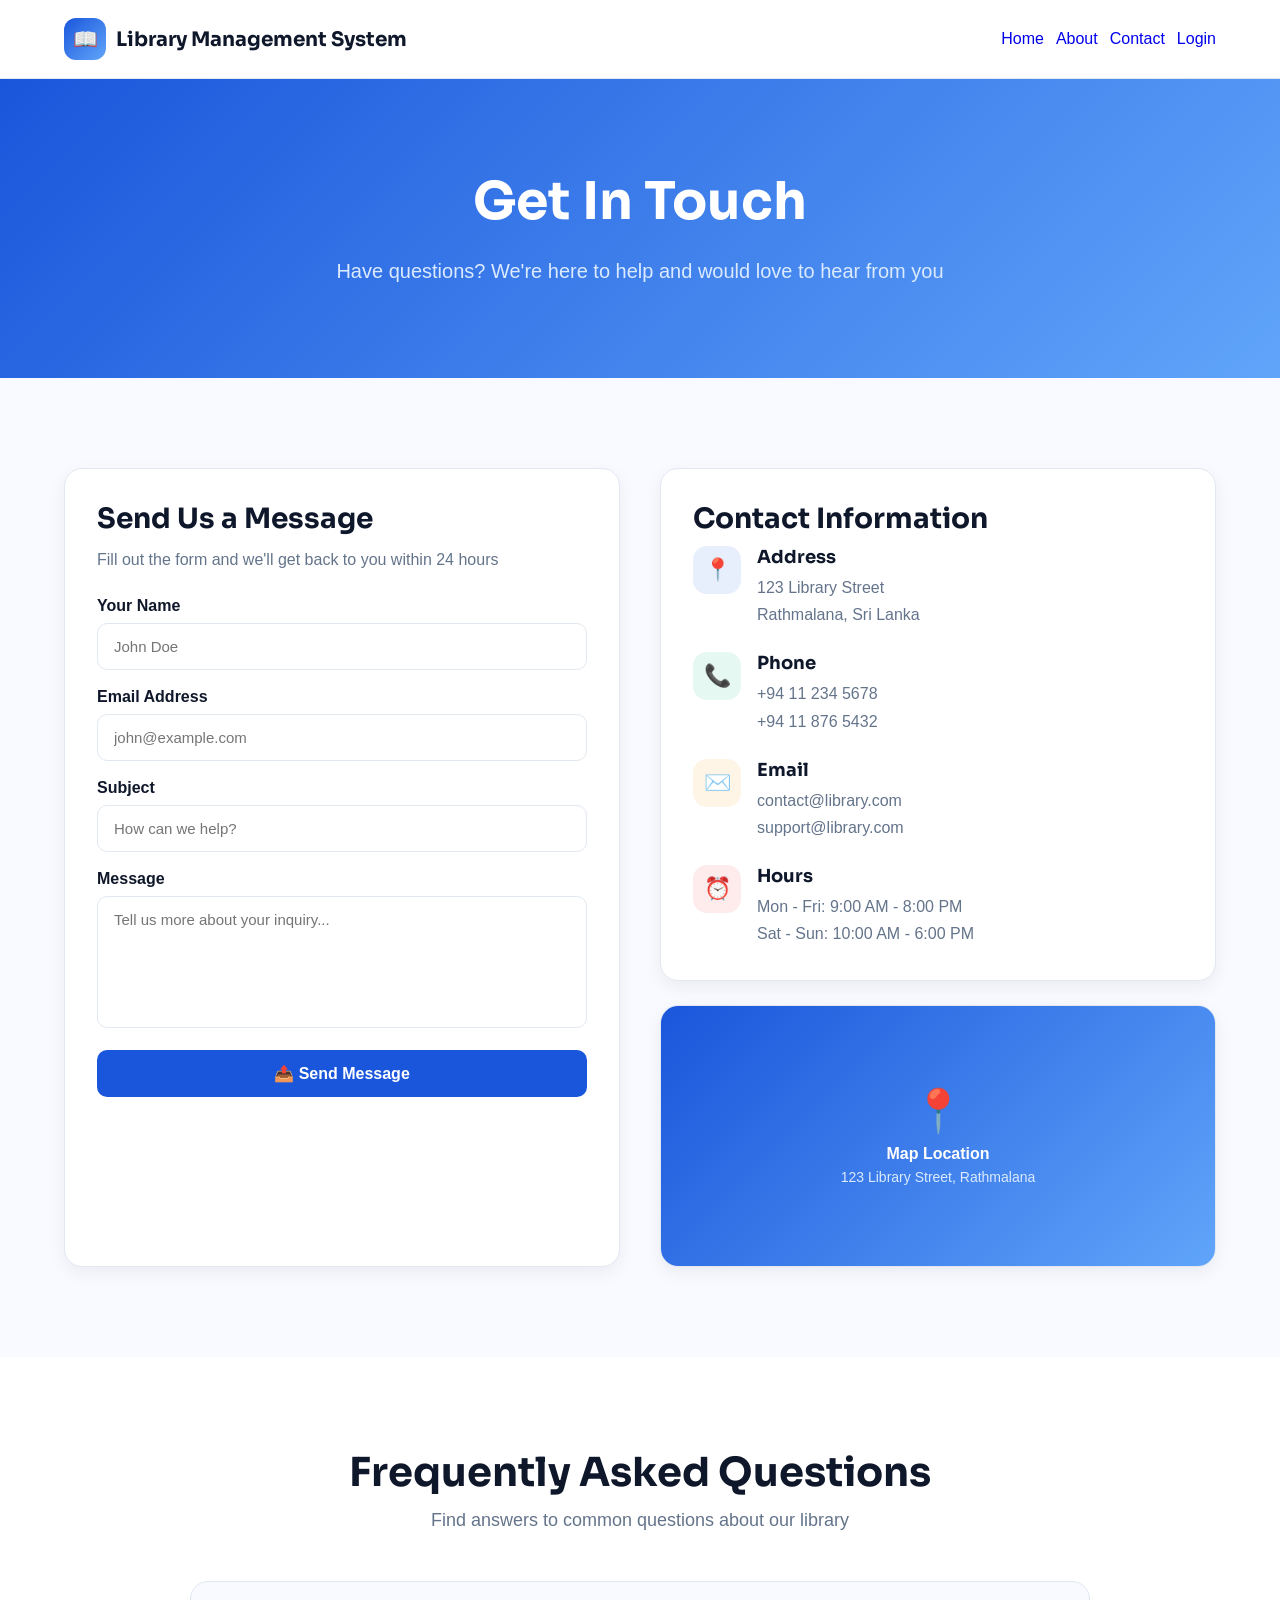
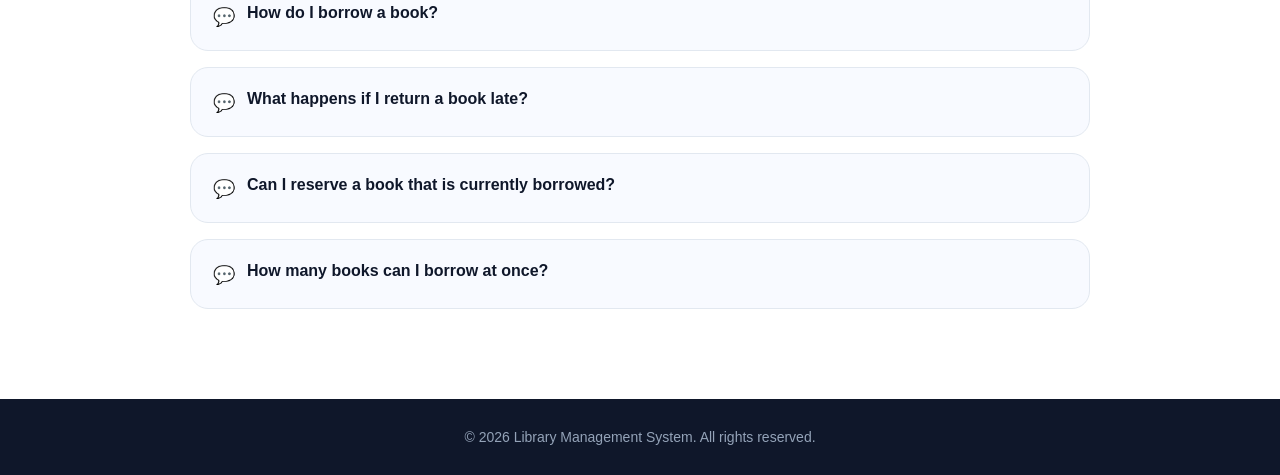
<file: Contact.html>
<!DOCTYPE html>
<html lang="en">
<head>
  <meta charset="UTF-8" />
  <meta name="viewport" content="width=device-width, initial-scale=1.0" />
  <title>Contact Us - Library Management System</title>

  <link rel="stylesheet" href="css/contact.css" />

  <link rel="preconnect" href="https://fonts.googleapis.com">
  <link rel="preconnect" href="https://fonts.gstatic.com" crossorigin>
  <link href="https://fonts.googleapis.com/css2?family=Sora:wght@400;500;600;700;800&display=swap" rel="stylesheet">
</head>
<body>

  <!-- Navbar -->
  <nav class="navbar">
    <div class="container nav-container">
      <a href="index.html" class="logo-box">
        <div class="logo-icon-text">📖</div>
        <span class="logo-text">Library Management System</span>
      </a>

      <div class="nav-buttons">
        <a href="index.html">Home</a>
<a href="aboutus.html">About</a>
<a href="contact.html">Contact</a>
<a href="login.html">Login</a>
      </div>
    </div>
  </nav>

  <!-- Hero -->
  <section class="contact-hero">
    <div class="container hero-content">
      <h1>Get In Touch</h1>
      <p>Have questions? We're here to help and would love to hear from you</p>
    </div>
  </section>

  <!-- Contact Section -->
  <section class="contact-section">
    <div class="container contact-grid">

      <!-- Left side -->
      <div class="contact-form-box">
        <div class="form-header">
          <h2>Send Us a Message</h2>
          <p>Fill out the form and we'll get back to you within 24 hours</p>
        </div>

        <div id="successMessage" class="success-message hidden">
          <div class="success-icon">📨</div>
          <h3>Message Sent!</h3>
          <p>We'll get back to you soon.</p>
        </div>

        <form id="contactForm">
          <div class="form-group">
            <label for="name">Your Name</label>
            <input type="text" id="name" placeholder="John Doe" required>
          </div>

          <div class="form-group">
            <label for="email">Email Address</label>
            <input type="email" id="email" placeholder="john@example.com" required>
          </div>

          <div class="form-group">
            <label for="subject">Subject</label>
            <input type="text" id="subject" placeholder="How can we help?" required>
          </div>

          <div class="form-group">
            <label for="message">Message</label>
            <textarea id="message" rows="6" placeholder="Tell us more about your inquiry..." required></textarea>
          </div>

          <button type="submit" class="submit-btn">📤 Send Message</button>
        </form>
      </div>

      <!-- Right side -->
      <div class="contact-info-side">
        <div class="contact-info-box">
          <h2>Contact Information</h2>

          <div class="info-list">
            <div class="info-item">
              <div class="info-icon blue">📍</div>
              <div>
                <h3>Address</h3>
                <p>123 Library Street<br>Rathmalana, Sri Lanka</p>
              </div>
            </div>

            <div class="info-item">
              <div class="info-icon green">📞</div>
              <div>
                <h3>Phone</h3>
                <p>+94 11 234 5678<br>+94 11 876 5432</p>
              </div>
            </div>

            <div class="info-item">
              <div class="info-icon yellow">✉️</div>
              <div>
                <h3>Email</h3>
                <p>contact@library.com<br>support@library.com</p>
              </div>
            </div>

            <div class="info-item">
              <div class="info-icon red">⏰</div>
              <div>
                <h3>Hours</h3>
                <p>Mon - Fri: 9:00 AM - 8:00 PM<br>Sat - Sun: 10:00 AM - 6:00 PM</p>
              </div>
            </div>
          </div>
        </div>

        <div class="map-box">
          <div class="map-placeholder">
            <div class="map-content">
              <div class="map-icon">📍</div>
              <p class="map-title">Map Location</p>
              <p class="map-subtitle">123 Library Street, Rathmalana</p>
            </div>
          </div>
        </div>
      </div>

    </div>
  </section>

  <!-- FAQ -->
  <section class="faq-section">
    <div class="container small-container">
      <div class="section-header">
        <h2>Frequently Asked Questions</h2>
        <p>Find answers to common questions about our library</p>
      </div>

      <div class="faq-list" id="faqList"></div>
    </div>
  </section>

  <!-- Footer -->
  <footer class="footer">
    <div class="container footer-content">
      <p>&copy; 2026 Library Management System. All rights reserved.</p>
    </div>
  </footer>

  <script src="js/contact.js"></script>
</body>
</html>
</file>
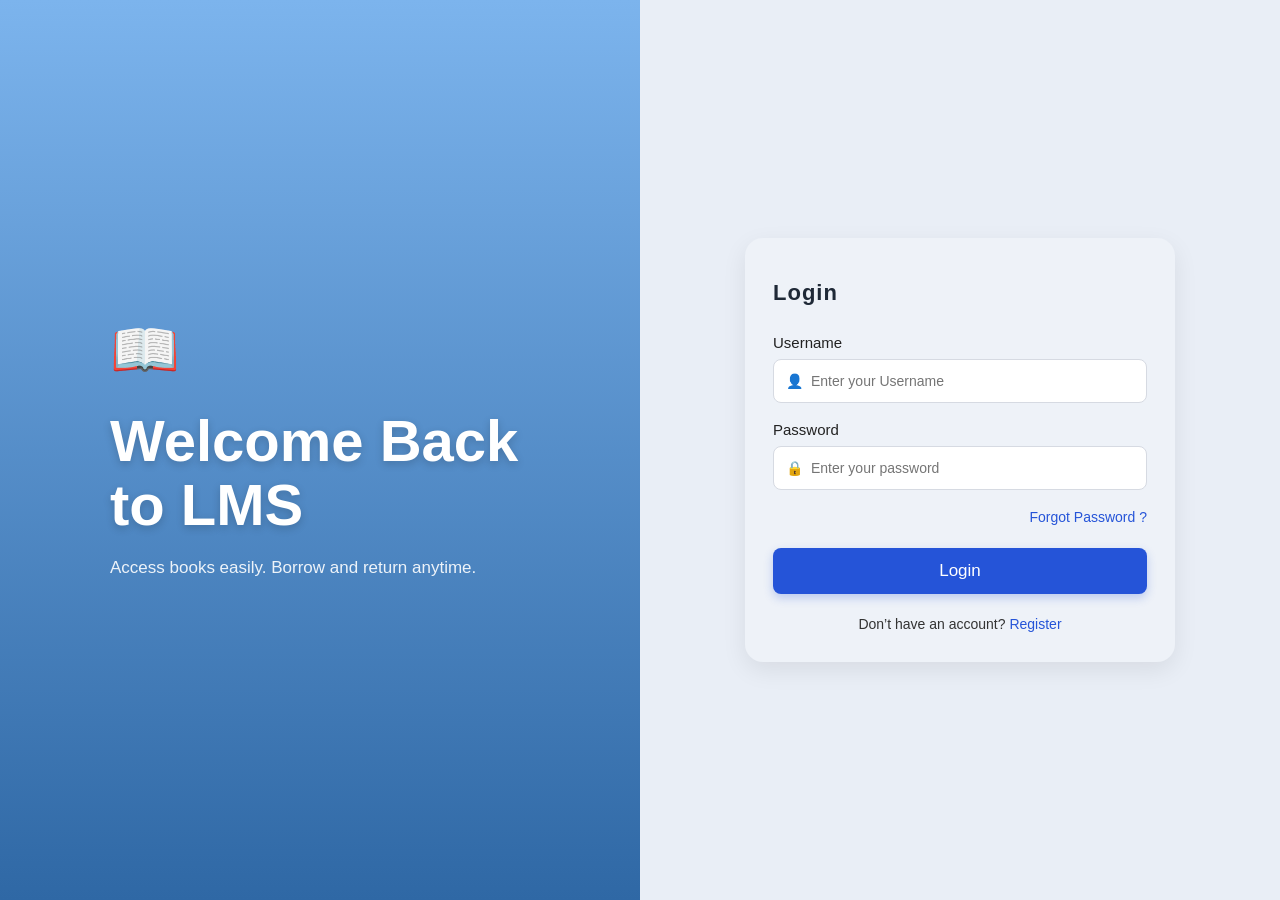
<file: login.html>
<!DOCTYPE html>
<html lang="en">
<head>
  <meta charset="UTF-8" />
  <meta name="viewport" content="width=device-width, initial-scale=1.0" />
  <title>Login</title>
  <link rel="stylesheet" href="css/login.css" />
</head>
<body>
  <div class="login-page">

    <!-- Left Side -->
    <div class="left-panel">
      <div class="left-content">
        <div class="book-icon">📖</div>
        <h1>Welcome Back to LMS</h1>
        <p>Access books easily. Borrow and return anytime.</p>
      </div>
    </div>

    <!-- Right Side -->
    <div class="right-panel">
      <div class="login-card">
        <h2>Login</h2>

        <form id="loginForm">
          <div class="form-group">
            <label for="username">Username</label>
            <div class="input-box">
              <span class="input-icon">👤</span>
              <input type="text" id="username" placeholder="Enter your Username" required />
            </div>
          </div>

          <div class="form-group">
            <label for="password">Password</label>
            <div class="input-box">
              <span class="input-icon">🔒</span>
              <input type="password" id="password" placeholder="Enter your password" required />
            </div>
          </div>

          <div class="forgot-row">
            <a href="#">Forgot Password ?</a>
          </div>

          <button type="submit" class="login-btn">Login</button>

          <p class="register-text">
            Don’t have an account?
            <a href="signup.html">Register</a>
          </p>
        </form>
      </div>
    </div>

  </div>

  <script src="js/login.js"></script>
</body>
</html>
</file>
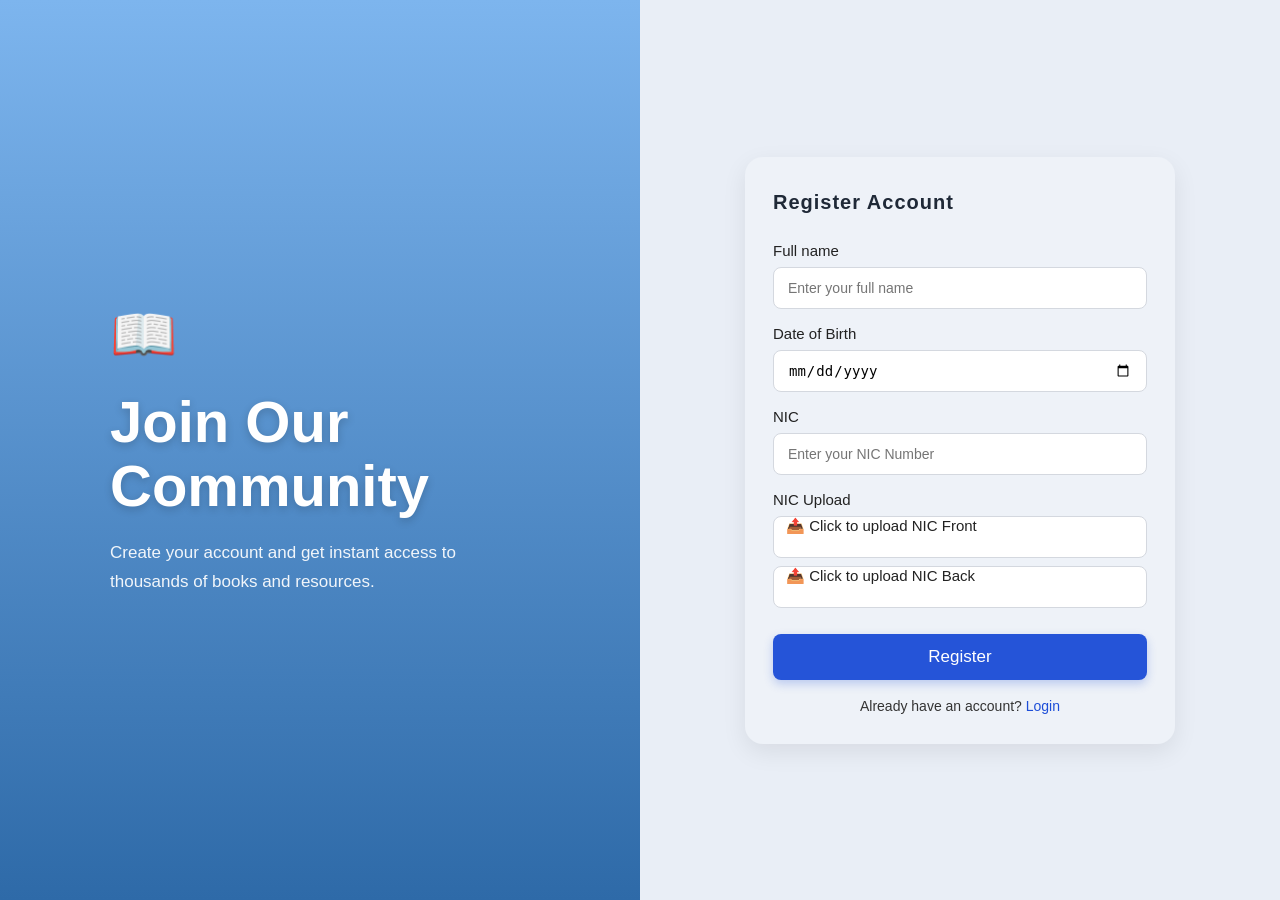
<file: signup.html>
<!DOCTYPE html>
<html lang="en">
<head>
  <meta charset="UTF-8" />
  <meta name="viewport" content="width=device-width, initial-scale=1.0" />
  <title>Register Account</title>
  <link rel="stylesheet" href="css/signup.css" />
</head>
<body>
  <div class="signup-page">

    <!-- Left Panel -->
    <div class="left-panel">
      <div class="left-content">
        <div class="icon-box">
          <span class="book-icon">📖</span>
        </div>
        <h1>Join Our Community</h1>
        <p>Create your account and get instant access to thousands of books and resources.</p>
      </div>
    </div>

    <!-- Right Panel -->
    <div class="right-panel">
      <div class="form-card">
        <h2>Register Account</h2>

        <form id="signupForm">
          <div class="form-group">
            <label for="fullname">Full name</label>
            <input type="text" id="fullname" name="fullname" placeholder="Enter your full name" required />
          </div>

          <div class="form-group">
            <label for="dob">Date of Birth</label>
            <input type="date" id="dob" name="dob" required />
          </div>

          <div class="form-group">
            <label for="nic">NIC</label>
            <input type="text" id="nic" name="nic" placeholder="Enter your NIC Number" required />
          </div>

          <div class="form-group">
            <label>NIC Upload</label>

            <label class="upload-box" for="nicFront">
              <span class="upload-text" id="frontText">📤 Click to upload NIC Front</span>
            </label>
            <input type="file" id="nicFront" name="nicFront" accept="image/*,.pdf" hidden />

            <label class="upload-box" for="nicBack">
              <span class="upload-text" id="backText">📤 Click to upload NIC Back</span>
            </label>
            <input type="file" id="nicBack" name="nicBack" accept="image/*,.pdf" hidden />
          </div>

          <button type="submit" class="register-btn">Register</button>

          <p class="login-text">
            Already have an account?
            <a href="login.html">Login</a>
          </p>
        </form>
      </div>
    </div>

  </div>

  <script src="js/signup.js"></script>
</body>
</html>
</file>
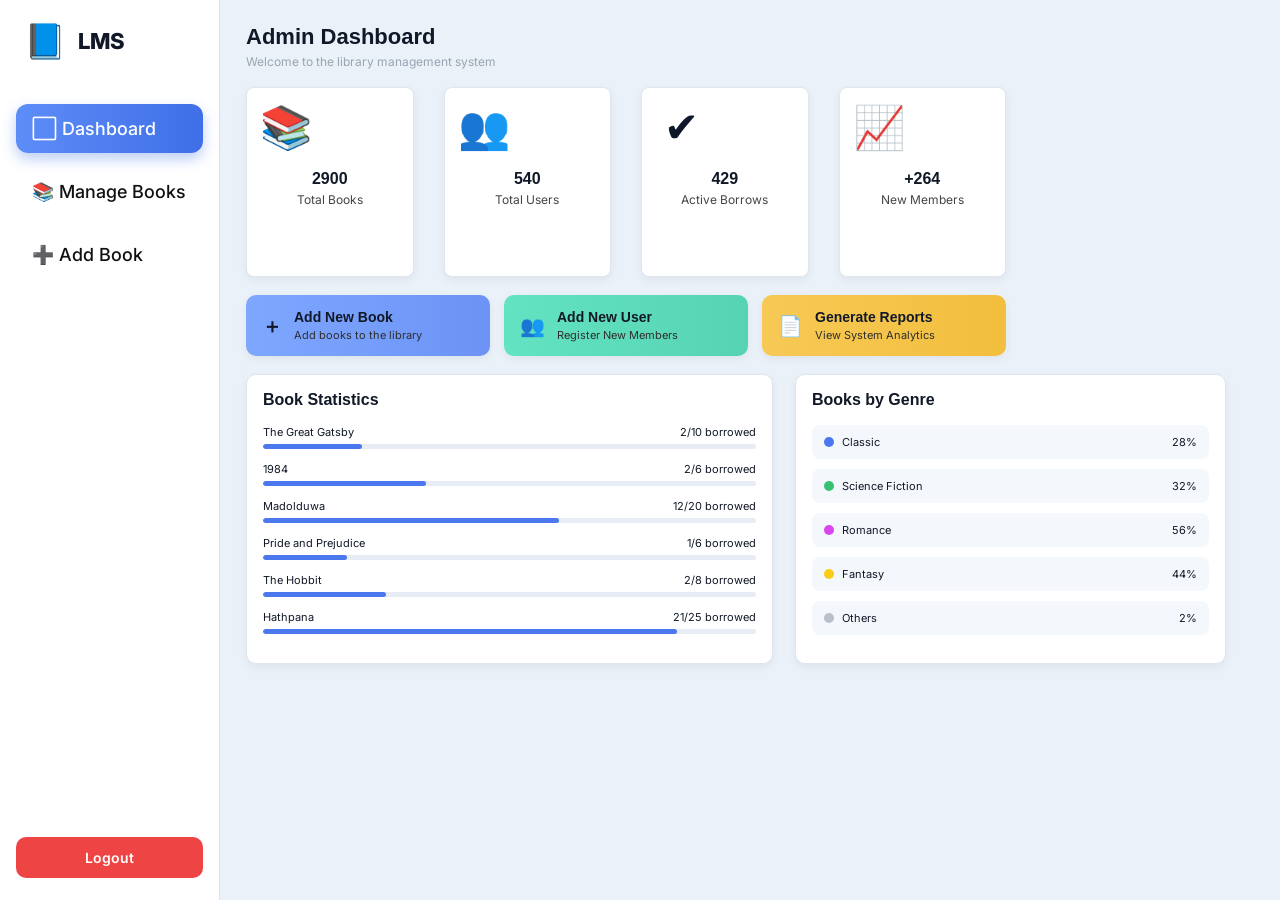
<file: Admin/dashboard.html>
<!DOCTYPE html>
<html lang="en">
<head>
  <meta charset="UTF-8">
  <meta name="viewport" content="width=device-width, initial-scale=1.0">
  <title>Admin Dashboard</title>
 
  <link rel="stylesheet" href="../css/style.css">
  <link href="https://fonts.googleapis.com/css2?family=Inter:wght@400;600;700;800&display=swap" rel="stylesheet">
</head>
<body>

<div class="admin-layout">

  <!-- Sidebar -->
<aside class="admin-sidebar">

  <div class="sidebar-top">
    
    <div class="admin-logo-box">
      <div class="admin-logo-icon">📘</div>
      <div class="admin-logo-text">LMS</div>
    </div>

    <!-- Menu -->
    <nav class="admin-menu">
      <a href="dashboard.html" class="menu-item active">⬜ Dashboard</a>
      <a href="managebooks.html" class="menu-item">📚 Manage Books</a>
      <a href="addbooks.html" class="menu-item">➕ Add Book</a>
    </nav>

  </div>

  <!-- Logout -->
  <a href="../login.html" class="admin-logout-btn">Logout</a>

</aside>

  <!-- Main -->
  <main class="admin-main">

    <h1 class="admin-title">Admin Dashboard</h1>
    <p class="admin-sub">Welcome to the library management system</p>

    <!-- Top stats -->
    <div class="stats-grid">
      <div class="stat-card">
        <div class="stat-icon">📚</div>
        <h2>2900</h2>
        <p>Total Books</p>
      </div>

      <div class="stat-card">
        <div class="stat-icon">👥</div>
        <h2>540</h2>
        <p>Total Users</p>
      </div>

      <div class="stat-card">
        <div class="stat-icon">✔</div>
        <h2>429</h2>
        <p>Active Borrows</p>
      </div>

      <div class="stat-card">
        <div class="stat-icon">📈</div>
        <h2>+264</h2>
        <p>New Members</p>
      </div>
    </div>

    <!-- Action cards -->
    <div class="admin-action-grid">
      <div class="admin-action-card blue-card">
        <div class="admin-action-icon">＋</div>
        <div>
          <h3>Add New Book</h3>
          <p>Add books to the library</p>
        </div>
      </div>

      <div class="admin-action-card green-card">
        <div class="admin-action-icon">👥</div>
        <div>
          <h3>Add New User</h3>
          <p>Register New Members</p>
        </div>
      </div>

      <div class="admin-action-card yellow-card">
        <div class="admin-action-icon">📄</div>
        <div>
          <h3>Generate Reports</h3>
          <p>View System Analytics</p>
        </div>
      </div>
    </div>

    <!-- Bottom section -->
    <div class="admin-bottom-grid">

      <div class="admin-panel">
        <h2>Book Statistics</h2>

        <div class="stat-row">
          <div class="stat-top">
            <span>The Great Gatsby</span>
            <span>2/10 borrowed</span>
          </div>
          <div class="progress-track"><div class="progress-fill fill-20"></div></div>
        </div>

        <div class="stat-row">
          <div class="stat-top">
            <span>1984</span>
            <span>2/6 borrowed</span>
          </div>
          <div class="progress-track"><div class="progress-fill fill-33"></div></div>
        </div>

        <div class="stat-row">
          <div class="stat-top">
            <span>Madolduwa</span>
            <span>12/20 borrowed</span>
          </div>
          <div class="progress-track"><div class="progress-fill fill-60"></div></div>
        </div>

        <div class="stat-row">
          <div class="stat-top">
            <span>Pride and Prejudice</span>
            <span>1/6 borrowed</span>
          </div>
          <div class="progress-track"><div class="progress-fill fill-17"></div></div>
        </div>

        <div class="stat-row">
          <div class="stat-top">
            <span>The Hobbit</span>
            <span>2/8 borrowed</span>
          </div>
          <div class="progress-track"><div class="progress-fill fill-25"></div></div>
        </div>

        <div class="stat-row">
          <div class="stat-top">
            <span>Hathpana</span>
            <span>21/25 borrowed</span>
          </div>
          <div class="progress-track"><div class="progress-fill fill-84"></div></div>
        </div>
      </div>

      <div class="admin-panel">
        <h2>Books by Genre</h2>

        <div class="genre-row">
          <div class="genre-left">
            <span class="genre-dot dot-blue"></span>
            <span>Classic</span>
          </div>
          <span>28%</span>
        </div>

        <div class="genre-row">
          <div class="genre-left">
            <span class="genre-dot dot-green"></span>
            <span>Science Fiction</span>
          </div>
          <span>32%</span>
        </div>

        <div class="genre-row">
          <div class="genre-left">
            <span class="genre-dot dot-pink"></span>
            <span>Romance</span>
          </div>
          <span>56%</span>
        </div>

        <div class="genre-row">
          <div class="genre-left">
            <span class="genre-dot dot-yellow"></span>
            <span>Fantasy</span>
          </div>
          <span>44%</span>
        </div>

        <div class="genre-row">
          <div class="genre-left">
            <span class="genre-dot dot-gray"></span>
            <span>Others</span>
          </div>
          <span>2%</span>
        </div>
      </div>

    </div>

  </main>

</div>
<script>
  const logoutBtn = document.querySelector(".admin-logout-btn");

  if (logoutBtn) {
    logoutBtn.addEventListener("click", function () {
      window.location.href = "../login.html";
    });
  }
</script>

</body>
</html>
</file>
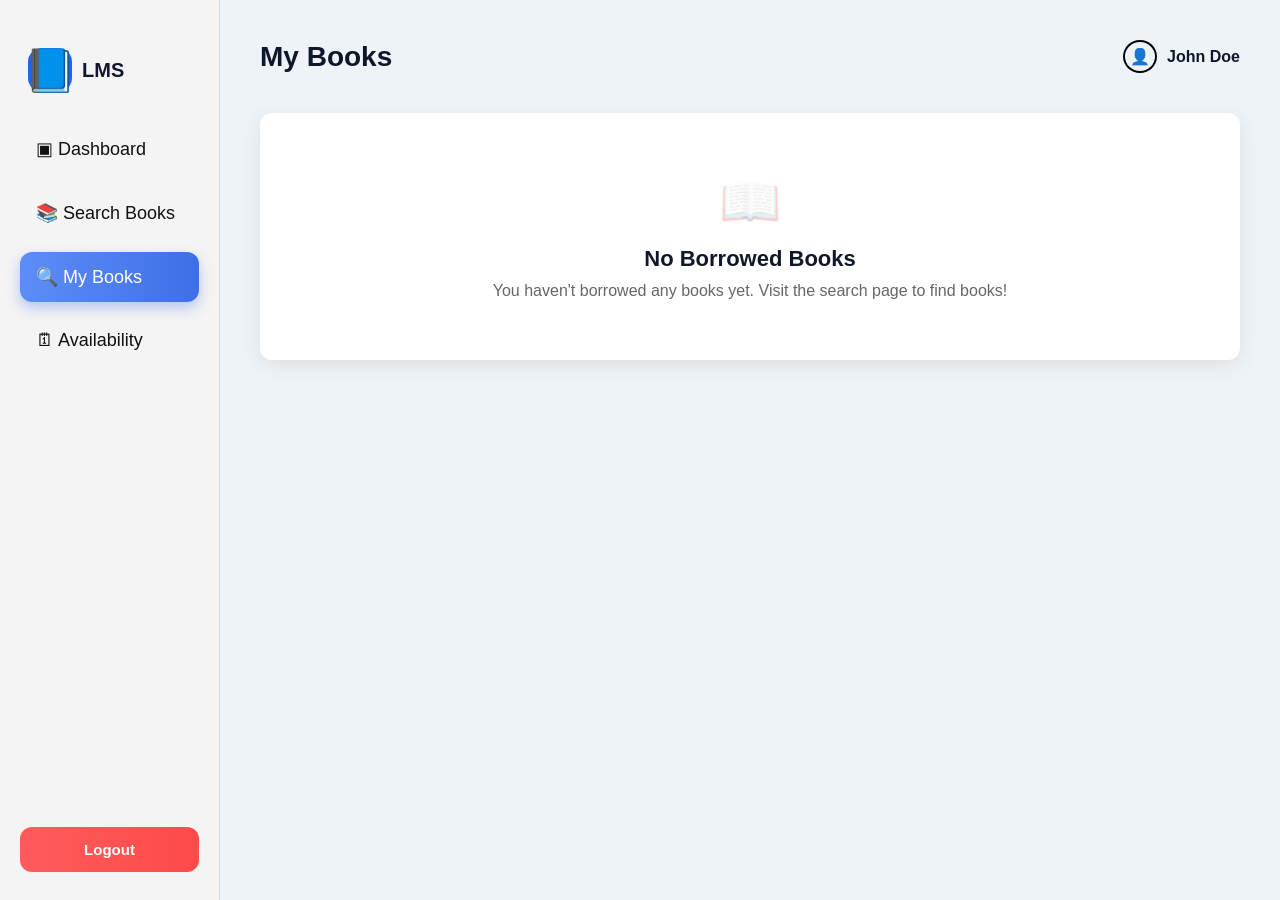
<file: user/mybooks.html>
<!DOCTYPE html>
<html lang="en">
<head>
  <meta charset="UTF-8">
  <title>My Books</title>
  <link rel="stylesheet" href="../css/style.css">
  <link href="https://fonts.googleapis.com/css2?family=Inter:wght@400;600;800&display=swap" rel="stylesheet">
</head>
<body>

<div class="dashboard-layout">

  <!-- Sidebar -->
  <aside class="sidebar">
    <div>
      <div class="logo-box">
        <div class="logo-icon">📘</div>
        <span class="logo-text">LMS</span>
      </div>

      <nav class="menu">
        <a href="userdashboard.html" class="menu-item">
          ▣ Dashboard
        </a>

        <a href="searchbooks.html" class="menu-item">
          📚 Search Books
        </a>

        <a href="mybooks.html" class="menu-item active">
          🔍 My Books
        </a>

        <a href="availability.html" class="menu-item">
          🗓 Availability
        </a>
      </nav>
    </div>

    <button class="logout-btn" onclick="window.location.href='../login.html'">Logout</button>
  </aside>

  <!-- Main -->
  <main class="main-area">

    <!-- Top -->
    <div class="top-bar">
      <h1>My Books</h1>

      <div class="user-info-top">
        <div class="user-icon">👤</div>
        <span>John Doe</span>
      </div>
    </div>

    <!-- Empty State -->
    <div class="empty-card">
      <div class="empty-icon">📖</div>
      <h2>No Borrowed Books</h2>
      <p>You haven't borrowed any books yet. Visit the search page to find books!</p>
    </div>

  </main>

</div>

</body>
</html>
</file>
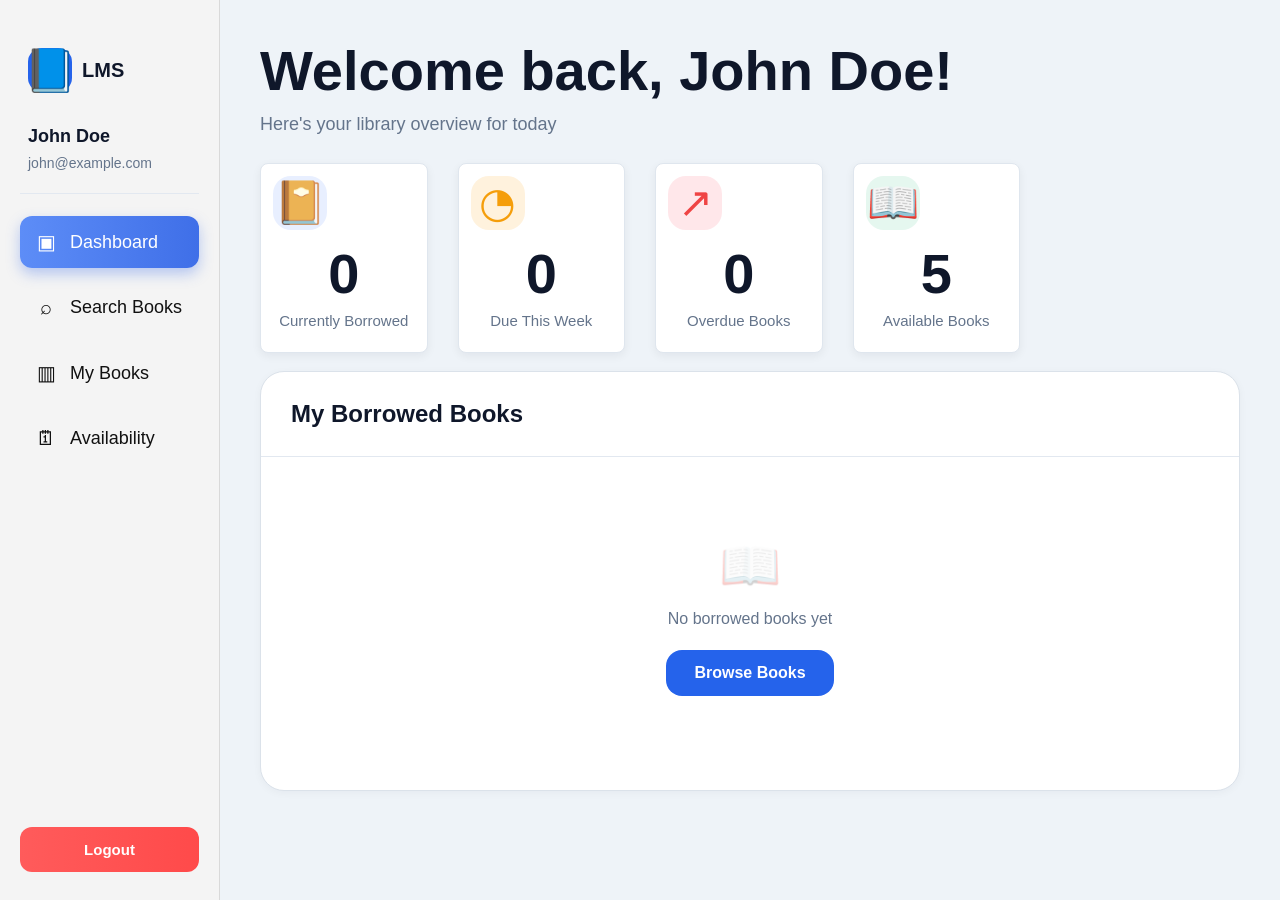
<file: user/userdashboard.html>
<!DOCTYPE html>
<html lang="en">
<head>
  <meta charset="UTF-8" />
  <meta name="viewport" content="width=device-width, initial-scale=1.0" />
  <title>User Dashboard</title>

  <link rel="stylesheet" href="../css/style.css" />
  <link rel="preconnect" href="https://fonts.googleapis.com">
  <link rel="preconnect" href="https://fonts.gstatic.com" crossorigin>
  <link href="https://fonts.googleapis.com/css2?family=Inter:wght@400;500;600;700;800&display=swap" rel="stylesheet">
</head>
<body>
  <div class="dashboard-layout">

    <!-- Sidebar -->
    <aside class="sidebar">
      <div>
        <div class="logo-box">
          <div class="logo-icon">📘</div>
          <span class="logo-text">LMS</span>
        </div>

        <div class="user-info">
          <h3>John Doe</h3>
          <p>john@example.com</p>
        </div>

        <!--  FIXED NAVIGATION -->
        <nav class="menu">

          <a href="userdashboard.html" class="menu-item active">
            <span class="menu-icon">▣</span>
            <span>Dashboard</span>
          </a>

          <a href="searchbooks.html" class="menu-item">
            <span class="menu-icon">⌕</span>
            <span>Search Books</span>
          </a>

          <a href="mybooks.html" class="menu-item">
            <span class="menu-icon">▥</span>
            <span>My Books</span>
          </a>

          <a href="availability.html" class="menu-item">
            <span class="menu-icon">🗓</span>
            <span>Availability</span>
          </a>

        </nav>
      </div>

      <!-- OPTIONAL LOGOUT -->
      <div class="logout-wrap">
        <button class="logout-btn" onclick="window.location.href='../login.html'">
          Logout
        </button>
      </div>
    </aside>

    <!-- Main -->
    <main class="main-area">
      <div class="content-wrap">

        <section class="welcome-block">
          <h1>Welcome back, John Doe!</h1>
          <p>Here's your library overview for today</p>
        </section>

        <section class="stats-grid">
          <div class="stat-card">
            <div class="stat-icon blue">📔</div>
            <div class="stat-number">0</div>
            <div class="stat-label">Currently Borrowed</div>
          </div>

          <div class="stat-card">
            <div class="stat-icon yellow">◔</div>
            <div class="stat-number">0</div>
            <div class="stat-label">Due This Week</div>
          </div>

          <div class="stat-card">
            <div class="stat-icon pink">↗</div>
            <div class="stat-number">0</div>
            <div class="stat-label">Overdue Books</div>
          </div>

          <div class="stat-card">
            <div class="stat-icon green">📖</div>
            <div class="stat-number">5</div>
            <div class="stat-label">Available Books</div>
          </div>
        </section>

        <section class="borrow-panel">
          <div class="panel-header">
            <h2>My Borrowed Books </h2>
          </div>

          <div class="empty-state">
            <div class="empty-icon">📖</div>
            <p>No borrowed books yet</p>
            <a href="searchbooks.html" class="browse-btn">Browse Books</a>
          </div>
        </section>

      </div>
    </main>

  </div>
</body>
</html>
</file>
<file: css/contact.css>
* {
  margin: 0;
  padding: 0;
  box-sizing: border-box;
}

html {
  scroll-behavior: smooth;
}

body {
  font-family: Arial, sans-serif;
  background: #f8faff;
  color: #0f172a;
}

h1, h2, h3, .logo-text {
  font-family: "Sora", sans-serif;
}

a {
  text-decoration: none;
}

.container {
  width: 90%;
  max-width: 1200px;
  margin: auto;
}

.small-container {
  max-width: 900px;
}

/* Navbar */
.navbar {
  background: #ffffff;
  border-bottom: 1px solid #e2e8f0;
  position: sticky;
  top: 0;
  z-index: 1000;
}

.nav-container {
  padding: 18px 0;
  display: flex;
  align-items: center;
  justify-content: space-between;
  gap: 20px;
}

.logo-box {
  display: flex;
  align-items: center;
  gap: 10px;
}

.logo-icon-text {
  width: 42px;
  height: 42px;
  background: linear-gradient(135deg, #1a56db, #60a5fa);
  border-radius: 12px;
  display: flex;
  align-items: center;
  justify-content: center;
  color: white;
  font-size: 20px;
}

.logo-text {
  font-size: 20px;
  font-weight: 700;
  color: #0f172a;
}

.nav-buttons {
  display: flex;
  gap: 12px;
}

.btn {
  display: inline-block;
  padding: 12px 22px;
  border-radius: 10px;
  font-weight: 600;
  transition: 0.3s;
}

.btn-home {
  color: #64748b;
  background: transparent;
}

.btn-home:hover {
  color: #1a56db;
}

.btn-login {
  background: #1a56db;
  color: white;
}

.btn-login:hover {
  background: #1544b8;
}

/* Hero */
.contact-hero {
  background: linear-gradient(135deg, #1a56db, #60a5fa);
  padding: 90px 0;
  text-align: center;
}

.hero-content h1 {
  font-size: 52px;
  color: white;
  margin-bottom: 20px;
}

.hero-content p {
  font-size: 20px;
  color: #dbeafe;
  max-width: 700px;
  margin: auto;
  line-height: 1.7;
}

/* Contact Section */
.contact-section {
  padding: 90px 0;
}

.contact-grid {
  display: grid;
  grid-template-columns: 1fr 1fr;
  gap: 40px;
}

.contact-form-box,
.contact-info-box,
.map-box {
  background: white;
  border: 1px solid #e2e8f0;
  border-radius: 18px;
  box-shadow: 0 6px 18px rgba(15, 23, 42, 0.06);
}

.contact-form-box,
.contact-info-box {
  padding: 32px;
}

.form-header {
  margin-bottom: 24px;
}

.form-header h2,
.contact-info-box h2 {
  font-size: 28px;
  color: #0f172a;
  margin-bottom: 10px;
}

.form-header p {
  color: #64748b;
  line-height: 1.7;
}

/* Form */
.form-group {
  margin-bottom: 18px;
}

.form-group label {
  display: block;
  margin-bottom: 8px;
  font-weight: 600;
  color: #0f172a;
}

.form-group input,
.form-group textarea {
  width: 100%;
  padding: 14px 16px;
  border: 1px solid #e2e8f0;
  border-radius: 10px;
  outline: none;
  font-size: 15px;
  transition: 0.3s;
  font-family: Arial, sans-serif;
}

.form-group input:focus,
.form-group textarea:focus {
  border-color: #1a56db;
  box-shadow: 0 0 0 3px rgba(26, 86, 219, 0.12);
}

.form-group textarea {
  resize: none;
}

.submit-btn {
  width: 100%;
  border: none;
  background: #1a56db;
  color: white;
  padding: 14px;
  border-radius: 10px;
  font-weight: 700;
  font-size: 16px;
  cursor: pointer;
  transition: 0.3s;
}

.submit-btn:hover {
  background: #1544b8;
}

/* Success message */
.success-message {
  text-align: center;
  padding: 28px;
  border-radius: 14px;
  background: rgba(16, 185, 129, 0.08);
  border: 1px solid #10b981;
}

.success-message h3 {
  color: #10b981;
  margin-bottom: 8px;
  font-size: 22px;
}

.success-message p {
  color: #64748b;
}

.success-icon {
  width: 64px;
  height: 64px;
  background: #10b981;
  border-radius: 50%;
  display: flex;
  align-items: center;
  justify-content: center;
  color: white;
  font-size: 28px;
  margin: 0 auto 16px;
}

.hidden {
  display: none;
}

/* Info */
.contact-info-side {
  display: flex;
  flex-direction: column;
  gap: 24px;
}

.info-list {
  display: flex;
  flex-direction: column;
  gap: 24px;
}

.info-item {
  display: flex;
  align-items: flex-start;
  gap: 16px;
}

.info-icon {
  width: 48px;
  height: 48px;
  border-radius: 14px;
  display: flex;
  align-items: center;
  justify-content: center;
  font-size: 22px;
  flex-shrink: 0;
}

.info-icon.blue {
  background: rgba(26, 86, 219, 0.1);
}

.info-icon.green {
  background: rgba(16, 185, 129, 0.1);
}

.info-icon.yellow {
  background: rgba(245, 158, 11, 0.1);
}

.info-icon.red {
  background: rgba(239, 68, 68, 0.1);
}

.info-item h3 {
  font-size: 18px;
  margin-bottom: 6px;
  color: #0f172a;
}

.info-item p {
  color: #64748b;
  line-height: 1.7;
}

/* Map */
.map-box {
  overflow: hidden;
}

.map-placeholder {
  height: 260px;
  background: linear-gradient(135deg, #1a56db, #60a5fa);
  display: flex;
  align-items: center;
  justify-content: center;
}

.map-content {
  text-align: center;
  color: white;
}

.map-icon {
  font-size: 42px;
  margin-bottom: 10px;
}

.map-title {
  font-weight: 700;
  margin-bottom: 6px;
}

.map-subtitle {
  color: #dbeafe;
  font-size: 14px;
}

/* FAQ */
.faq-section {
  background: white;
  padding: 90px 0;
}

.section-header {
  text-align: center;
  margin-bottom: 50px;
}

.section-header h2 {
  font-size: 40px;
  margin-bottom: 12px;
  color: #0f172a;
}

.section-header p {
  color: #64748b;
  font-size: 18px;
}

.faq-list {
  display: flex;
  flex-direction: column;
  gap: 16px;
}

.faq-item {
  background: #f8faff;
  border: 1px solid #e2e8f0;
  border-radius: 18px;
  padding: 22px;
}

.faq-item summary {
  cursor: pointer;
  font-weight: 700;
  color: #0f172a;
  list-style: none;
  display: flex;
  align-items: flex-start;
  gap: 12px;
}

.faq-item summary::-webkit-details-marker {
  display: none;
}

.faq-icon {
  color: #1a56db;
  font-size: 18px;
  margin-top: 2px;
}

.faq-answer {
  margin-top: 14px;
  margin-left: 30px;
  color: #64748b;
  line-height: 1.7;
}

/* Footer */
.footer {
  background: #0f172a;
  color: white;
  padding: 30px 0;
}

.footer-content {
  text-align: center;
}

.footer-content p {
  color: #94a3b8;
  font-size: 14px;
}

/* Responsive */
@media (max-width: 992px) {
  .contact-grid {
    grid-template-columns: 1fr;
  }
}

@media (max-width: 768px) {
  .nav-container {
    flex-direction: column;
    align-items: flex-start;
  }

  .hero-content h1 {
    font-size: 38px;
  }

  .section-header h2 {
    font-size: 32px;
  }

  .logo-text {
    font-size: 18px;
  }
}
</file>
<file: css/login.css>
* {
  margin: 0;
  padding: 0;
  box-sizing: border-box;
}

body {
  font-family: "Segoe UI", Arial, sans-serif;
  background: #f3f6fb;
  min-height: 100vh;
}

.login-page {
  display: flex;
  min-height: 100vh;
}

/* Left panel */
.left-panel {
  width: 50%;
  background: linear-gradient(180deg, #7cb4ed, #2f68a5);
  display: flex;
  align-items: center;
  justify-content: center;
  padding: 60px;
}

.left-content {
  max-width: 420px;
  color: #ffffff;
}

.book-icon {
  font-size: 56px;
  margin-bottom: 26px;
}

.left-content h1 {
  font-size: 58px;
  line-height: 1.1;
  font-weight: 700;
  margin-bottom: 18px;
  text-shadow: 0 3px 8px rgba(0, 0, 0, 0.18);
}

.left-content p {
  font-size: 17px;
  line-height: 1.7;
  color: rgba(255, 255, 255, 0.9);
}

/* Right panel */
.right-panel {
  width: 50%;
  background: #e9eef6;
  display: flex;
  align-items: center;
  justify-content: center;
  padding: 40px;
}

.login-card {
  width: 100%;
  max-width: 430px;
  background: #eef2f8;
  border-radius: 18px;
  padding: 42px 28px 30px;
  box-shadow: 0 8px 24px rgba(0, 0, 0, 0.08);
}

.login-card h2 {
  font-size: 22px;
  margin-bottom: 28px;
  color: #1f2937;
  font-weight: 700;
  letter-spacing: 1px;
}

.form-group {
  margin-bottom: 18px;
}

.form-group label {
  display: block;
  font-size: 15px;
  margin-bottom: 8px;
  color: #222;
  font-weight: 500;
}

.input-box {
  display: flex;
  align-items: center;
  background: #ffffff;
  border: 1px solid #d6dae2;
  border-radius: 8px;
  height: 44px;
  padding: 0 12px;
}

.input-box:focus-within {
  border-color: #3b82f6;
}

.input-icon {
  margin-right: 8px;
  font-size: 14px;
  color: #9ca3af;
}

.input-box input {
  border: none;
  outline: none;
  width: 100%;
  font-size: 14px;
  background: transparent;
}

.forgot-row {
  text-align: right;
  margin-bottom: 22px;
}

.forgot-row a {
  font-size: 14px;
  color: #2554d8;
  text-decoration: none;
}

.forgot-row a:hover {
  text-decoration: underline;
}

.login-btn {
  width: 100%;
  height: 46px;
  border: none;
  border-radius: 8px;
  background: #2554d8;
  color: white;
  font-size: 17px;
  font-weight: 500;
  cursor: pointer;
  box-shadow: 0 4px 10px rgba(37, 84, 216, 0.25);
}

.login-btn:hover {
  background: #1f47bb;
}

.register-text {
  text-align: center;
  margin-top: 22px;
  font-size: 14px;
  color: #333;
}

.register-text a {
  color: #2554d8;
  text-decoration: none;
}

.register-text a:hover {
  text-decoration: underline;
}

/* Responsive */
@media (max-width: 900px) {
  .login-page {
    flex-direction: column;
  }

  .left-panel,
  .right-panel {
    width: 100%;
  }

  .left-panel {
    min-height: 280px;
  }

  .left-content h1 {
    font-size: 40px;
  }
}
</file>
<file: css/signup.css>
* {
  margin: 0;
  padding: 0;
  box-sizing: border-box;
}

body {
  font-family: "Segoe UI", Arial, sans-serif;
  background: #f2f5fa;
  min-height: 100vh;
}

.signup-page {
  display: flex;
  min-height: 100vh;
}

/* Left side */
.left-panel {
  width: 50%;
  background: linear-gradient(180deg, #7db5ee, #2e6aa8);
  display: flex;
  align-items: center;
  justify-content: center;
  padding: 60px;
}

.left-content {
  max-width: 420px;
  color: white;
}

.icon-box {
  font-size: 54px;
  margin-bottom: 24px;
}

.left-content h1 {
  font-size: 58px;
  line-height: 1.1;
  font-weight: 700;
  margin-bottom: 22px;
  text-shadow: 0 3px 8px rgba(0, 0, 0, 0.18);
}

.left-content p {
  font-size: 17px;
  line-height: 1.7;
  color: rgba(255, 255, 255, 0.92);
  max-width: 360px;
}

/* Right side */
.right-panel {
  width: 50%;
  background: #e9eef6;
  display: flex;
  align-items: center;
  justify-content: center;
  padding: 40px;
}

.form-card {
  width: 100%;
  max-width: 430px;
  background: #eef2f8;
  border-radius: 18px;
  padding: 34px 28px 30px;
  box-shadow: 0 8px 24px rgba(0, 0, 0, 0.08);
}

.form-card h2 {
  font-size: 20px;
  margin-bottom: 28px;
  color: #1f2937;
  font-weight: 700;
  letter-spacing: 1px;
}

.form-group {
  margin-bottom: 16px;
}

.form-group label {
  display: block;
  font-size: 15px;
  margin-bottom: 8px;
  color: #222;
  font-weight: 500;
}

.form-group input[type="text"],
.form-group input[type="date"] {
  width: 100%;
  height: 42px;
  padding: 10px 14px;
  border: 1px solid #d4d8df;
  border-radius: 8px;
  background: #ffffff;
  font-size: 14px;
  outline: none;
}

.form-group input[type="text"]:focus,
.form-group input[type="date"]:focus {
  border-color: #3b82f6;
}

/* Upload boxes */
.upload-box {
  width: 100%;
  min-height: 42px;
  border: 1px solid #d4d8df;
  border-radius: 8px;
  background: #ffffff;
  display: flex;
  align-items: center;
  padding: 0 12px;
  cursor: pointer;
  margin-bottom: 10px;
  color: #8a94a6;
  font-size: 14px;
}

.upload-box:hover {
  border-color: #3b82f6;
  background: #f9fbff;
}

.upload-text {
  white-space: nowrap;
  overflow: hidden;
  text-overflow: ellipsis;
}

/* Button */
.register-btn {
  width: 100%;
  height: 46px;
  border: none;
  border-radius: 8px;
  background: #2554d8;
  color: white;
  font-size: 17px;
  font-weight: 500;
  cursor: pointer;
  margin-top: 10px;
  box-shadow: 0 4px 10px rgba(37, 84, 216, 0.25);
}

.register-btn:hover {
  background: #1f47bb;
}

.login-text {
  text-align: center;
  margin-top: 18px;
  font-size: 14px;
  color: #333;
}

.login-text a {
  color: #1d4ed8;
  text-decoration: none;
}

.login-text a:hover {
  text-decoration: underline;
}

/* Responsive */
@media (max-width: 900px) {
  .signup-page {
    flex-direction: column;
  }

  .left-panel,
  .right-panel {
    width: 100%;
  }

  .left-panel {
    min-height: 280px;
  }

  .left-content h1 {
    font-size: 40px;
  }
}
</file>
<file: css/style.css>
* {
  margin: 0;
  padding: 0;
  box-sizing: border-box;
}

body {
  font-family: 'Inter', sans-serif;
  background: #f8fafc;
  color: #0f172a;
}

a {
  text-decoration: none;
}

.dashboard-layout {
  display: flex;
  min-height: 100vh;
}

.sidebar {
  width: 275px;
  background: #ffffff;
  border-right: 1px solid #dbe2ea;
  display: flex;
  flex-direction: column;
  justify-content: space-between;
  padding: 28px 18px;
}

.logo-box {
  display: flex;
  align-items: center;
  gap: 12px;
  margin-bottom: 28px;
}

.logo-icon {
  width: 44px;
  height: 44px;
  border-radius: 14px;
  background: #2563eb;
  color: white;
  display: flex;
  align-items: center;
  justify-content: center;
  font-size: 20px;
}

.logo-text {
  font-size: 20px;
  font-weight: 800;
  color: #0f172a;
}

.user-info {
  padding: 6px 8px 22px 8px;
  border-bottom: 1px solid #e2e8f0;
  margin-bottom: 18px;
}

.user-info h3 {
  font-size: 18px;
  font-weight: 700;
  margin-bottom: 8px;
}

.user-info p {
  font-size: 14px;
  color: #64748b;
}

.menu {
  display: flex;
  flex-direction: column;
  gap: 10px;
  padding-top: 4px;
}

.menu-item {
  display: flex;
  align-items: center;
  gap: 14px;
  padding: 15px 18px;
  border-radius: 18px;
  color: #64748b;
  font-size: 16px;
  font-weight: 500;
  transition: 0.25s;
}

.menu-item:hover {
  background: #eff6ff;
  color: #2563eb;
}

.menu-item.active {
  background: #2563eb;
  color: white;
  box-shadow: 0 10px 18px rgba(37, 99, 235, 0.22);
}

.menu-icon {
  width: 20px;
  text-align: center;
  font-size: 18px;
}

.main-area {
  flex: 1;
  background: #f8fafc;
  padding: 28px 34px;
}

.content-wrap {
  width: 100%;
}

.welcome-block {
  margin-bottom: 28px;
}

.welcome-block h1 {
  font-size: 56px;
  line-height: 1.1;
  font-weight: 800;
  color: #0f172a;
  margin-bottom: 12px;
}

.welcome-block p {
  font-size: 18px;
  color: #64748b;
}

.stats-grid {
  display: grid;
  grid-template-columns: repeat(4, 1fr);
  gap: 26px;
  margin-bottom: 32px;
}

.stat-card {
  background: #ffffff;
  border: 1px solid #dbe2ea;
  border-radius: 22px;
  padding: 28px;
  min-height: 190px;
  box-shadow: 0 2px 8px rgba(15, 23, 42, 0.04);
}

.stat-icon {
  width: 54px;
  height: 54px;
  border-radius: 18px;
  display: flex;
  align-items: center;
  justify-content: center;
  font-size: 24px;
  margin-bottom: 26px;
}

.stat-icon.blue {
  background: #e8efff;
  color: #2563eb;
}

.stat-icon.yellow {
  background: #fff2dd;
  color: #f59e0b;
}

.stat-icon.pink {
  background: #ffe7ea;
  color: #ef4444;
}

.stat-icon.green {
  background: #e5f7ef;
  color: #10b981;
}

.stat-number {
  font-size: 56px;
  line-height: 1;
  font-weight: 800;
  color: #0f172a;
  margin-bottom: 10px;
}

.stat-label {
  font-size: 15px;
  color: #64748b;
  font-weight: 500;
}

.borrow-panel {
  background: #ffffff;
  border: 1px solid #dbe2ea;
  border-radius: 24px;
  overflow: hidden;
  min-height: 420px;
  box-shadow: 0 2px 8px rgba(15, 23, 42, 0.04);
}

.panel-header {
  padding: 28px 30px;
  border-bottom: 1px solid #e2e8f0;
}

.panel-header h2 {
  font-size: 24px;
  font-weight: 800;
  color: #0f172a;
}

.empty-state {
  min-height: 320px;
  display: flex;
  flex-direction: column;
  justify-content: center;
  align-items: center;
  color: #64748b;
  text-align: center;
  padding: 40px 20px;
}

.empty-icon {
  font-size: 54px;
  opacity: 0.25;
  margin-bottom: 18px;
}

.empty-state p {
  font-size: 16px;
  margin-bottom: 22px;
}

.browse-btn {
  display: inline-block;
  background: #2563eb;
  color: white;
  padding: 14px 28px;
  border-radius: 16px;
  font-size: 16px;
  font-weight: 700;
}

.browse-btn:hover {
  background: #1d4ed8;
}

@media (max-width: 1200px) {
  .stats-grid {
    grid-template-columns: repeat(2, 1fr);
  }

  .welcome-block h1 {
    font-size: 42px;
  }
}

@media (max-width: 900px) {
  .dashboard-layout {
    flex-direction: column;
  }

  .sidebar {
    width: 100%;
  }

  .stats-grid {
    grid-template-columns: 1fr;
  }

  .main-area {
    padding: 20px;
  }

  .welcome-block h1 {
    font-size: 34px;
  }
}
* {
  margin: 0;
  padding: 0;
  box-sizing: border-box;
}

body {
  font-family: 'Inter', sans-serif;
  background: #eef3f8;
  color: #111827;
}

a {
  text-decoration: none;
}

.dashboard-layout {
  display: flex;
  min-height: 100vh;
}

/* Sidebar */
.sidebar {
  width: 240px;
  background: #ffffff;
  border-right: 1px solid #dbe3ec;
  padding: 28px 20px;
  display: flex;
  flex-direction: column;
  justify-content: space-between;
}

.logo-box {
  display: flex;
  align-items: center;
  gap: 14px;
  margin-bottom: 50px;
}

.logo-icon {
  font-size: 34px;
}

.logo-text {
  font-size: 26px;
  font-weight: 800;
  color: #0f172a;
}

.menu {
  display: flex;
  flex-direction: column;
  gap: 14px;
}

.menu-item {
  display: flex;
  align-items: center;
  gap: 14px;
  color: #111827;
  font-size: 16px;
  font-weight: 500;
  padding: 14px 16px;
  border-radius: 14px;
  transition: 0.3s;
}

.menu-item:hover {
  background: #edf4ff;
}

.menu-item.active {
  background: linear-gradient(90deg, #3b82f6, #3563e9);
  color: white;
  box-shadow: 0 8px 18px rgba(53, 99, 233, 0.25);
}

.menu-icon {
  font-size: 20px;
  width: 20px;
  text-align: center;
}

.logout-wrap {
  margin-top: 40px;
}

.logout-btn {
  width: 100%;
  border: none;
  background: #ff5757;
  color: white;
  font-size: 15px;
  font-weight: 600;
  padding: 14px;
  border-radius: 12px;
  cursor: pointer;
}

.logout-btn:hover {
  background: #f04444;
}

/* Main Area */
.main-area {
  flex: 1;
  padding: 34px 40px;
  background: #eef3f8;
}

.content-wrap {
  max-width: 1150px;
}

.search-top-bar {
  display: flex;
  justify-content: space-between;
  align-items: center;
  margin-bottom: 36px;
}

.search-top-bar h1 {
  font-size: 34px;
  font-weight: 800;
  color: #000000;
}

.top-user {
  display: flex;
  align-items: center;
  gap: 12px;
  font-size: 18px;
  font-weight: 700;
  color: #111827;
}

.top-user-icon {
  width: 42px;
  height: 42px;
  border: 2px solid #111827;
  border-radius: 50%;
  display: flex;
  align-items: center;
  justify-content: center;
}

/* Search Filter */
.search-filter-box {
  background: #f8fbff;
  border: 1px solid #dde5ee;
  border-radius: 14px;
  padding: 18px;
  display: flex;
  justify-content: space-between;
  align-items: center;
  gap: 20px;
  margin-bottom: 42px;
  box-shadow: 0 4px 14px rgba(15, 23, 42, 0.05);
}

.search-input-wrap {
  position: relative;
  width: 520px;
  max-width: 100%;
}

.search-input-wrap input {
  width: 100%;
  height: 52px;
  border: 1px solid #d6dde7;
  border-radius: 10px;
  padding: 0 44px 0 16px;
  font-size: 15px;
  outline: none;
  background: #ffffff;
}

.search-input-wrap input:focus {
  border-color: #3b82f6;
}

.search-icon {
  position: absolute;
  right: 14px;
  top: 50%;
  transform: translateY(-50%);
  color: #6b7280;
  font-size: 18px;
}
* {
  margin: 0;
  padding: 0;
  box-sizing: border-box;
}

body {
  font-family: 'Inter', sans-serif;
  background: #eef3f8;
  color: #111827;
}

a {
  text-decoration: none;
}

.dashboard-layout {
  display: flex;
  min-height: 100vh;
}

/* Sidebar */
.sidebar {
  width: 240px;
  background: #ffffff;
  border-right: 1px solid #dbe3ec;
  padding: 28px 20px;
  display: flex;
  flex-direction: column;
  justify-content: space-between;
}

.logo-box {
  display: flex;
  align-items: center;
  gap: 14px;
  margin-bottom: 50px;
}

.logo-icon {
  font-size: 34px;
}

.logo-text {
  font-size: 26px;
  font-weight: 800;
  color: #0f172a;
}

.menu {
  display: flex;
  flex-direction: column;
  gap: 14px;
}

.menu-item {
  display: flex;
  align-items: center;
  gap: 14px;
  color: #111827;
  font-size: 16px;
  font-weight: 500;
  padding: 14px 16px;
  border-radius: 14px;
  transition: 0.3s;
}

.menu-item:hover {
  background: #edf4ff;
}

.menu-item.active {
  background: linear-gradient(90deg, #3b82f6, #3563e9);
  color: white;
  box-shadow: 0 8px 18px rgba(53, 99, 233, 0.25);
}

.menu-icon {
  font-size: 20px;
  width: 20px;
  text-align: center;
}

.logout-wrap {
  margin-top: 40px;
}

.logout-btn {
  width: 100%;
  border: none;
  background: #ff5757;
  color: white;
  font-size: 15px;
  font-weight: 600;
  padding: 14px;
  border-radius: 12px;
  cursor: pointer;
}

.logout-btn:hover {
  background: #f04444;
}

/* Main Area */
.main-area {
  flex: 1;
  padding: 34px 40px;
  background: #eef3f8;
}

.content-wrap {
  max-width: 1150px;
}

.search-top-bar {
  display: flex;
  justify-content: space-between;
  align-items: center;
  margin-bottom: 36px;
}

.search-top-bar h1 {
  font-size: 34px;
  font-weight: 800;
  color: #000000;
}

.top-user {
  display: flex;
  align-items: center;
  gap: 12px;
  font-size: 18px;
  font-weight: 700;
  color: #111827;
}

.top-user-icon {
  width: 42px;
  height: 42px;
  border: 2px solid #111827;
  border-radius: 50%;
  display: flex;
  align-items: center;
  justify-content: center;
}

/* Search Filter */
.search-filter-box {
  background: #f8fbff;
  border: 1px solid #dde5ee;
  border-radius: 14px;
  padding: 18px;
  display: flex;
  justify-content: space-between;
  align-items: center;
  gap: 20px;
  margin-bottom: 42px;
  box-shadow: 0 4px 14px rgba(15, 23, 42, 0.05);
}

.search-input-wrap {
  position: relative;
  width: 520px;
  max-width: 100%;
}

.search-input-wrap input {
  width: 100%;
  height: 52px;
  border: 1px solid #d6dde7;
  border-radius: 10px;
  padding: 0 44px 0 16px;
  font-size: 15px;
  outline: none;
  background: #ffffff;
}

.search-input-wrap input:focus {
  border-color: #3b82f6;
}

.search-icon {
  position: absolute;
  right: 14px;
  top: 50%;
  transform: translateY(-50%);
  color: #6b7280;
  font-size: 18px;
}

.category-box {
  position: relative;
}

.category-btn {
  height: 46px;
  min-width: 175px;
  border: 1px solid #d6dde7;
  border-radius: 30px;
  background: white;
  padding: 0 18px;
  display: flex;
  align-items: center;
  gap: 10px;
  font-size: 15px;
  font-weight: 500;
  color: #4b5563;
  cursor: pointer;
}

.dropdown-menu {
  position: absolute;
  top: 56px;
  right: 0;
  width: 180px;
  background: white;
  border: 1px solid #d6dde7;
  border-radius: 12px;
  box-shadow: 0 10px 24px rgba(0, 0, 0, 0.08);
  display: none;
  overflow: hidden;
  z-index: 100;
}

.dropdown-menu div {
  padding: 12px 16px;
  cursor: pointer;
  font-size: 14px;
}

.dropdown-menu div:hover {
  background: #eff6ff;
}

/* Book Cards */
.books-grid {
  display: grid;
  grid-template-columns: repeat(4, 1fr);
  gap: 46px;
}

.book-card {
  width: 100%;
  max-width: 180px;
  background: white;
  border: 1px solid #dce4ed;
  border-radius: 12px;
  padding: 22px 18px 18px;
  text-align: center;
  box-shadow: 0 4px 14px rgba(15, 23, 42, 0.08);
  transition: transform 0.2s ease;
}

.book-card:hover {
  transform: translateY(-4px);
}

.book-card img {
  width: 60px;
  height: 88px;
  object-fit: cover;
  margin-bottom: 12px;
}

.book-card h3 {
  font-size: 16px;
  font-weight: 800;
  line-height: 1.35;
  color: #111827;
  margin-bottom: 8px;
}

.book-card p {
  font-size: 15px;
  font-weight: 700;
  color: #111827;
  margin-bottom: 18px;
}

.book-card button {
  border: none;
  background: #3563e9;
  color: white;
  padding: 10px 22px;
  border-radius: 10px;
  font-size: 15px;
  font-weight: 700;
  cursor: pointer;
}

.book-card button:hover {
  background: #2b52c8;
}

.no-results {
  grid-column: 1 / -1;
  background: white;
  border-radius: 14px;
  padding: 30px;
  text-align: center;
  color: #6b7280;
  font-size: 16px;
  border: 1px solid #dce4ed;
}

/* Responsive */
@media (max-width: 1200px) {
  .books-grid {
    grid-template-columns: repeat(3, 1fr);
    gap: 30px;
  }
}

@media (max-width: 992px) {
  .dashboard-layout {
    flex-direction: column;
  }

  .sidebar {
    width: 100%;
  }

  .search-filter-box {
    flex-direction: column;
    align-items: stretch;
  }

  .search-input-wrap {
    width: 100%;
  }

  .books-grid {
    grid-template-columns: repeat(2, 1fr);
  }
}

@media (max-width: 600px) {
  .main-area {
    padding: 20px;
  }

  .search-top-bar {
    flex-direction: column;
    align-items: flex-start;
    gap: 14px;
  }

  .books-grid {
    grid-template-columns: 1fr;
    justify-items: center;
  }
}
body {
  font-family: 'Inter', sans-serif;
  background: #eaf1f8;
}

/* Layout */
.dashboard-layout {
  display: flex;
  min-height: 100vh;
}

/* Sidebar */
.sidebar {
  width: 230px;
  background: white;
  padding: 25px 20px;
  display: flex;
  flex-direction: column;
  justify-content: space-between;
  border-right: 1px solid #ddd;
}

.logo-box {
  display: flex;
  align-items: center;
  gap: 10px;
  margin-bottom: 40px;
}

.logo-text {
  font-size: 22px;
  font-weight: 800;
}

.menu {
  display: flex;
  flex-direction: column;
  gap: 15px;
}

.menu-item {
  text-decoration: none;
  color: #333;
  padding: 12px 15px;
  border-radius: 10px;
  font-weight: 500;
}

.menu-item:hover {
  background: #f1f5f9;
}

.menu-item.active {
  background: linear-gradient(90deg, #3b82f6, #3563e9);
  color: white;
}

/* Logout */
.logout-btn {
  background: #ff4d4d;
  border: none;
  padding: 12px;
  color: white;
  border-radius: 10px;
  cursor: pointer;
}

/* Main */
.main-area {
  flex: 1;
  padding: 40px;
}

/* Top bar */
.top-bar {
  display: flex;
  justify-content: space-between;
  align-items: center;
  margin-bottom: 40px;
}

.top-bar h1 {
  font-size: 28px;
  font-weight: 800;
}

.user-info-top {
  display: flex;
  align-items: center;
  gap: 10px;
  font-weight: 600;
}

.user-icon {
  border: 2px solid black;
  border-radius: 50%;
  padding: 5px;
}


.empty-card {
  background: white;
  border-radius: 12px;
  padding: 60px;
  text-align: center;
  box-shadow: 0 5px 20px rgba(0,0,0,0.08);
}

.empty-icon {
  font-size: 50px;
  margin-bottom: 15px;
}

.empty-card h2 {
  font-size: 22px;
  margin-bottom: 10px;
}

.empty-card p {
  color: #666;
}
/* ===== Availability Table ===== */

.availability-table-card {
  background: #ffffff;
  border: 1px solid #e2e8f0;
  border-radius: 16px;
  overflow: hidden;
  box-shadow: 0 6px 20px rgba(15, 23, 42, 0.06);
}

/* Header */
.availability-table {
  width: 100%;
  border-collapse: collapse;
}

.availability-table thead {
  background: linear-gradient(90deg, #4F83F1, #3B6DEB); /* exact UI blue */
}

.availability-table th {
  color: white;
  padding: 18px;
  font-size: 14px;
  font-weight: 600;
  text-align: center;
}

/* Body */
.availability-table td {
  padding: 22px 18px;
  text-align: center;
  font-size: 14px;
  border-bottom: 1px solid #e5e7eb;
  color: #111827;
}

.availability-table tbody tr:last-child td {
  border-bottom: none;
}

/* Book cell (image + title) */
.book-cell {
  display: flex;
  align-items: center;
  gap: 12px;
  text-align: left;
}

.book-cell img {
  width: 44px;
  height: 64px;
  object-fit: cover;
  border-radius: 6px;
}

.book-cell span {
  font-weight: 600;
}

/* Category (blue) */
.category-text {
  color: #4F83F1;
  font-weight: 500;
}



.available-count {
  color: #22C55E;   
  font-weight: 700;
}

.out-count {
  color: #EF4444;  
  font-weight: 700;
}


.status-available {
  color: #22C55E;   
  font-weight: 600;
}

.status-out {
  color: #EF4444;  
  font-weight: 600;
}


.availability-table tbody tr:hover {
  background: #f8fafc;
}


@media (max-width: 1000px) {
  .availability-table-card {
    overflow-x: auto;
  }

  .availability-table {
    min-width: 850px;
  }
}

td.available-count {
  color: #22C55E !important;
  font-weight: 700 !important;
}

td.out-count {
  color: #EF4444 !important;
  font-weight: 700 !important;
}

td.status-available {
  color: #22C55E !important;
  font-weight: 600 !important;
}

td.status-out {
  color: #EF4444 !important;
  font-weight: 600 !important;
}
  

body {
  margin: 0;
  font-family: 'Inter', sans-serif;
  background: #eaf1f8;
}

.admin-layout {
  display: flex;
  min-height: 100vh;
}

.admin-sidebar {
  display: flex;
  flex-direction: column;
  justify-content: space-between;
  height: 100vh;
  padding: 20px;
}
.admin-logo-box {
  display: flex;
  align-items: center;
  gap: 12px;
  margin-bottom: 46px;
  padding-left: 8px;
}

.admin-logo-icon {
  font-size: 34px;
}

.admin-logo-text {
  font-size: 22px;
  font-weight: 800;
  color: #111827;
}

.admin-menu {
  display: flex;
  flex-direction: column;
  gap: 14px;
}

.admin-menu-item {
  display: flex;
  align-items: center;
  gap: 12px;
  padding: 14px 16px;
  border-radius: 12px;
  color: #111827;
  font-size: 16px;
  font-weight: 500;
  text-decoration: none;
  transition: 0.2s;
}

.admin-menu-item:hover {
  background: #edf4ff;
}

.admin-menu-item.active {
  background: linear-gradient(90deg, #4f83f1, #3b6deb);
  color: white;
  box-shadow: 0 8px 18px rgba(59, 109, 235, 0.25);
}

.admin-menu-icon {
  width: 18px;
  text-align: center;
  font-size: 18px;
}

.admin-logout-btn {
  width: 100%;
  border: none;
  background: #ff5252;
  color: #ffffff;
  border-radius: 12px;
  padding: 14px 0;
  font-size: 14px;
  font-weight: 600;
  cursor: pointer;
}

.admin-logout-btn:hover {
  background: #f04444;
}

.admin-main {
  flex: 1;
  background: #eaf1f8;
  padding: 28px;
}

.admin-addbook-page {
  width: 100%;
  max-width: 1030px;
}

.admin-page-top {
  display: flex;
  justify-content: space-between;
  align-items: flex-start;
  margin-bottom: 34px;
}

.admin-page-top h1 {
  font-size: 30px;
  font-weight: 800;
  color: #111827;
  margin: 0;
}

.admin-profile-box {
  display: flex;
  align-items: center;
  gap: 12px;
}

.admin-profile-icon {
  width: 44px;
  height: 44px;
  border: 2px solid #111827;
  border-radius: 50%;
  display: flex;
  align-items: center;
  justify-content: center;
  font-size: 20px;
}

.admin-profile-text h3 {
  margin: 0;
  font-size: 16px;
  font-weight: 800;
  color: #111827;
}

.admin-profile-text p {
  margin: 2px 0 0;
  font-size: 14px;
  color: #6b7280;
}

.addbook-card {
  background: #ffffff;
  border: 1px solid #b7c1cd;
  border-radius: 14px;
  box-shadow: 0 4px 14px rgba(15, 23, 42, 0.06);
  padding: 28px 30px 34px;
}

.addbook-card h2 {
  margin: 0 0 24px;
  font-size: 18px;
  font-weight: 800;
  color: #111827;
}

.addbook-form-group {
  margin-bottom: 22px;
}

.addbook-form-group label {
  display: block;
  margin-bottom: 8px;
  font-size: 14px;
  font-weight: 700;
  color: #222222;
}

.addbook-form-group input {
  width: 100%;
  height: 44px;
  border: 1px solid #d6dbe2;
  border-radius: 8px;
  padding: 0 14px;
  font-size: 14px;
  color: #111827;
  background: #ffffff;
  outline: none;
}

.addbook-form-group input::placeholder {
  color: #b5b5b5;
}

.addbook-form-group input:focus {
  border-color: #4f83f1;
}

.addbook-button-row {
  display: flex;
  justify-content: center;
  gap: 68px;
  margin-top: 36px;
}

.addbook-cancel-btn,
.addbook-save-btn {
  min-width: 96px;
  height: 34px;
  border-radius: 10px;
  font-size: 13px;
  font-weight: 700;
  cursor: pointer;
}

.addbook-cancel-btn {
  background: white;
  color: #2563eb;
  border: 2px solid #2563eb;
}

.addbook-cancel-btn:hover {
  background: #eff6ff;
}

.addbook-save-btn {
  background: #1f6feb;
  color: white;
  border: none;
}

.addbook-save-btn:hover {
  background: #195fd0;
}

@media (max-width: 900px) {
  .admin-layout {
    flex-direction: column;
  }

  .admin-sidebar {
    width: 100%;
  }

  .admin-page-top {
    flex-direction: column;
    gap: 18px;
  }

  .addbook-button-row {
    gap: 24px;
  }
}

.admin-layout {
  display: flex;
  min-height: 100vh;
  font-family: 'Inter', sans-serif;
}

.admin-sidebar {
  width: 220px;
  background: #ffffff;
  border-right: 1px solid #d9e1ea;
  padding: 24px 16px 22px;
  display: flex;
  flex-direction: column;
  justify-content: space-between;
}

.admin-logo-box {
  display: flex;
  align-items: center;
  gap: 12px;
  margin-bottom: 46px;
  padding-left: 8px;
}

.admin-logo-icon {
  font-size: 34px;
  line-height: 1;
}

.admin-logo-text {
  font-size: 22px;
  font-weight: 800;
  color: #111827;
}

.admin-menu {
  display: flex;
  flex-direction: column;
  gap: 14px;
}

.admin-menu-item {
  display: flex;
  align-items: center;
  gap: 12px;
  padding: 14px 16px;
  border-radius: 12px;
  color: #111827;
  font-size: 16px;
  font-weight: 500;
  text-decoration: none;
  transition: 0.2s;
}

.admin-menu-item:hover {
  background: #edf4ff;
}

.admin-menu-item.active {
  background: linear-gradient(90deg, #4f83f1, #3b6deb);
  color: #ffffff;
  box-shadow: 0 8px 18px rgba(59, 109, 235, 0.25);
}

.admin-menu-icon {
  width: 18px;
  text-align: center;
  font-size: 18px;
}

.admin-logout-btn {
  width: 100%;
  border: none;
  background: #ff5252;
  color: #ffffff;
  border-radius: 12px;
  padding: 14px 0;
  font-size: 14px;
  font-weight: 600;
  cursor: pointer;
}

.admin-logout-btn:hover {
  background: #f04444;
}

.admin-main {
  flex: 1;
  background: #eaf1f8;
  padding: 24px 26px 30px;
}

.admin-title {
  font-size: 22px;
  font-weight: 800;
  color: #111827;
  margin: 0 0 4px;
}

.admin-sub {
  color: #9aa4b2;
  font-size: 12px;
  margin: 0 0 18px;
}

/* ===== TOP STATS ===== */

.stats-grid {
  display: grid;
  grid-template-columns: repeat(4, 1fr);
  gap: 14px;
  margin-bottom: 18px;
  max-width: 760px;
}

.stat-card {
  background: #ffffff;
  border: 1px solid #dfe6ee;
  border-radius: 8px;
  padding: 12px;
  box-shadow: 0 3px 10px rgba(15, 23, 42, 0.06);
}

.stat-icon {
  font-size: 22px;
  line-height: 1;
  margin-bottom: 10px;
}

.stat-card h2 {
  font-size: 16px;
  font-weight: 800;
  color: #111827;
  margin: 0 0 4px;
}

.stat-card p {
  font-size: 12px;
  color: #444444;
  margin: 0;
}

/* ===== ACTION CARDS ===== */

.admin-action-grid {
  display: grid;
  grid-template-columns: 1fr 1fr 1fr;
  gap: 14px;
  margin-bottom: 18px;
  max-width: 760px;
}

.admin-action-card {
  display: flex;
  align-items: center;
  gap: 12px;
  border-radius: 10px;
  padding: 14px 16px;
  color: #111827;
  box-shadow: 0 3px 10px rgba(15, 23, 42, 0.06);
}

.admin-action-card h3 {
  font-size: 14px;
  font-weight: 700;
  margin: 0 0 3px;
}

.admin-action-card p {
  font-size: 11px;
  margin: 0;
  color: #2f2f2f;
}

.admin-action-icon {
  font-size: 20px;
  font-weight: 700;
  line-height: 1;
}

.blue-card {
  background: linear-gradient(90deg, #7ea7ff, #6c93f5);
}

.green-card {
  background: linear-gradient(90deg, #63e3c2, #56d3b3);
}

.yellow-card {
  background: linear-gradient(90deg, #f7c955, #f2be3d);
}

/* ===== BOTTOM PANELS ===== */

.admin-bottom-grid {
  display: grid;
  grid-template-columns: 1.1fr 0.9fr;
  gap: 22px;
  max-width: 980px;
}

.admin-panel {
  background: #ffffff;
  border: 1px solid #dfe6ee;
  border-radius: 10px;
  padding: 16px;
  box-shadow: 0 3px 10px rgba(15, 23, 42, 0.06);
}

.admin-panel h2 {
  font-size: 16px;
  font-weight: 800;
  margin: 0 0 16px;
  color: #111827;
}

/* ===== BOOK STATISTICS ===== */

.stat-row {
  margin-bottom: 13px;
}

.stat-top {
  display: flex;
  justify-content: space-between;
  font-size: 11px;
  color: #111827;
  margin-bottom: 5px;
}

.progress-track {
  width: 100%;
  height: 5px;
  background: #e8edf5;
  border-radius: 999px;
  overflow: hidden;
}

.progress-fill {
  height: 100%;
  background: #4b77ef;
  border-radius: 999px;
}

.fill-20 {
  width: 20%;
}

.fill-33 {
  width: 33%;
}

.fill-60 {
  width: 60%;
}

.fill-17 {
  width: 17%;
}

.fill-25 {
  width: 25%;
}

.fill-84 {
  width: 84%;
}

/* ===== GENRE BOX ===== */

.genre-row {
  display: flex;
  justify-content: space-between;
  align-items: center;
  background: #f4f7fb;
  border-radius: 8px;
  padding: 10px 12px;
  margin-bottom: 10px;
  font-size: 11px;
  color: #111827;
}

.genre-left {
  display: flex;
  align-items: center;
  gap: 8px;
}

.genre-dot {
  width: 10px;
  height: 10px;
  border-radius: 50%;
  display: inline-block;
}

.dot-blue {
  background: #4b77ef;
}

.dot-green {
  background: #38c172;
}

.dot-pink {
  background: #d946ef;
}

.dot-yellow {
  background: #facc15;
}

.dot-gray {
  background: #b8c0cc;
}

/* ===== RESPONSIVE ===== */

@media (max-width: 1000px) {
  .stats-grid {
  display: grid;
  grid-template-columns: repeat(4, 1fr);
  gap: 20px;
  margin-bottom: 25px;
}

.admin-action-grid {
  display: grid;
  grid-template-columns: repeat(3, 1fr);
  gap: 20px;
  margin-bottom: 30px;
}

.admin-bottom-grid {
  display: grid;
  grid-template-columns: 1fr 1fr;
  gap: 20px;
}

@media (max-width: 768px) {
  .admin-layout {
    flex-direction: column;
  }

  .admin-sidebar {
    width: 100%;
  }

  .stats-grid {
    grid-template-columns: 1fr;
    max-width: 100%;
  }
}
.admin-main {
  flex: 1;
  width: 100%;
  background: #eaf1f8;
  padding: 24px 26px 30px;
}
}
* {
  margin: 0;
  padding: 0;
  box-sizing: border-box;
}

body {
  font-family: 'Poppins', sans-serif;
  background: #dfe9f6;
  color: #111;
}

.admin-layout {
  display: flex;
  min-height: 100vh;
}

/* Sidebar */
.sidebar {
  width: 220px;
  background: #f4f4f4;
  padding: 28px 20px;
  display: flex;
  flex-direction: column;
  justify-content: space-between;
  border-right: 1px solid #d9d9d9;
}

.logo-box {
  display: flex;
  align-items: center;
  gap: 14px;
  margin-top: 20px;
  margin-bottom: 28px;
  padding-left: 8px;
}

.logo-icon {
  font-size: 42px;
  color: #233c86;
}

.logo-text {
  font-size: 22px;
  font-weight: 700;
  color: #111;
}

.sidebar-line {
  width: 72px;
  height: 3px;
  background: #3f7df3;
  margin-left: 20px;
  margin-bottom: 34px;
  border-radius: 10px;
}

.menu {
  display: flex;
  flex-direction: column;
  gap: 14px;
}

.menu-item {
  display: flex;
  align-items: center;
  gap: 14px;
  text-decoration: none;
  color: #111;
  font-size: 18px;
  font-weight: 500;
  padding: 14px 16px;
  border-radius: 12px;
  transition: 0.3s ease;
}

.menu-item i {
  font-size: 20px;
  width: 22px;
}

.menu-item:hover {
  background: #e8eefc;
}

.menu-item.active {
  background: linear-gradient(90deg, #5d8df7, #3f6fe8);
  color: white;
  box-shadow: 0 6px 14px rgba(63, 111, 232, 0.35);
}

.logout-btn {
  border: none;
  background: linear-gradient(90deg, #ff5b5b, #ff4a4a);
  color: white;
  padding: 14px;
  border-radius: 12px;
  font-size: 15px;
  font-weight: 600;
  cursor: pointer;
  margin-top: 30px;
}

/* Main Content */
.main-content {
  flex: 1;
  padding: 34px 28px;
}

.topbar {
  display: flex;
  justify-content: space-between;
  align-items: flex-start;
  margin-bottom: 28px;
}

.topbar h1 {
  font-size: 30px;
  font-weight: 800;
  font-family: Georgia, 'Times New Roman', serif;
  color: #111;
}

.admin-profile {
  display: flex;
  align-items: center;
  gap: 12px;
  margin-right: 8px;
}

.profile-icon i {
  font-size: 40px;
  color: #111;
}

.profile-text h3 {
  font-size: 16px;
  font-weight: 700;
  line-height: 1.2;
}

.profile-text p {
  font-size: 14px;
  color: #7b7b7b;
}

/* Table Card */
.table-card {
  background: #f6f6f6;
  border-radius: 12px;
  overflow: hidden;
  box-shadow: 0 3px 10px rgba(0, 0, 0, 0.12);
  border: 1px solid #d9d9d9;
}

table {
  width: 100%;
  border-collapse: collapse;
}

thead {
  background: linear-gradient(90deg, #5a88f2, #4b79e6);
}

thead th {
  color: white;
  padding: 18px 16px;
  text-align: center;
  font-size: 14px;
  font-weight: 700;
}

tbody tr {
  border-bottom: 1px solid #dcdcdc;
}

tbody td {
  padding: 20px 14px;
  text-align: center;
  vertical-align: middle;
  font-size: 15px;
  font-weight: 500;
}

.book-cell {
  display: flex;
  align-items: center;
  justify-content: center;
}

.book-image {
  width: 44px;
  height: 66px;
  object-fit: cover;
  border-radius: 8px;
}

.title-cell {
  text-align: left;
  font-size: 15px;
  font-weight: 700;
  color: #111;
}

.author-cell {
  text-align: left;
  line-height: 1.5;
}

.category-cell {
  color: #5f97ff;
  font-weight: 500;
}

.available-green {
  color: #17a51b;
  font-weight: 600;
}

.available-red {
  color: #ff2e2e;
  font-weight: 600;
}

.actions {
  display: flex;
  align-items: center;
  justify-content: center;
  gap: 16px;
}

.edit-btn,
.delete-btn {
  border: none;
  background: transparent;
  font-size: 22px;
  cursor: pointer;
}

.edit-btn {
  color: #3f7df3;
}

.delete-btn {
  color: #ff3a30;
}

/* Responsive */
@media (max-width: 992px) {
  .admin-layout {
    flex-direction: column;
  }

  .sidebar {
    width: 100%;
    border-right: none;
    border-bottom: 1px solid #ddd;
  }

  .main-content {
    padding: 20px;
  }

  .table-card {
    overflow-x: auto;
  }

  table {
    min-width: 850px;
  }
}



* {
  margin: 0;
  padding: 0;
  box-sizing: border-box;
}

html {
  scroll-behavior: smooth;
}

body {
  font-family: Arial, sans-serif;
  background: #f8faff;
  color: #0f172a;
}

h1, h2, h3, h4, .logo-text {
  font-family: "Sora", sans-serif;
}

a {
  text-decoration: none;
}

ul {
  list-style: none;
}

.container {
  width: 90%;
  max-width: 1200px;
  margin: auto;
}

/* Navbar */
.navbar {
  background: #ffffff;
  border-bottom: 1px solid #e2e8f0;
  position: sticky;
  top: 0;
  z-index: 1000;
}

.nav-container {
  padding: 18px 0;
  display: flex;
  align-items: center;
  justify-content: space-between;
  gap: 20px;
}

.logo-box {
  display: flex;
  align-items: center;
  gap: 10px;
}

.logo-icon-text {
  width: 42px;
  height: 42px;
  background: linear-gradient(135deg, #1a56db, #60a5fa);
  border-radius: 12px;
  display: flex;
  align-items: center;
  justify-content: center;
  color: white;
  font-size: 20px;
}

.logo-text {
  font-size: 20px;
  font-weight: 700;
  color: #0f172a;
}

.nav-links {
  display: flex;
  gap: 28px;
}

.nav-links a {
  color: #64748b;
  font-weight: 500;
  transition: 0.3s;
}

.nav-links a:hover {
  color: #1a56db;
}

.nav-buttons {
  display: flex;
  align-items: center;
  gap: 12px;
}

.btn {
  display: inline-block;
  padding: 12px 22px;
  border-radius: 10px;
  font-weight: 600;
  transition: 0.3s;
}

.btn-login {
  color: #1a56db;
  background: transparent;
}

.btn-login:hover {
  background: #eef4ff;
}

.btn-signup {
  background: #1a56db;
  color: white;
}

.btn-signup:hover {
  background: #1544b8;
}

/* Hero */
.hero {
  position: relative;
  background: linear-gradient(135deg, #1a56db, #2563eb, #60a5fa);
  overflow: hidden;
  padding: 90px 0;
}

.hero-overlay {
  position: absolute;
  inset: 0;
  opacity: 0.08;
  background-image: radial-gradient(white 1px, transparent 1px);
  background-size: 28px 28px;
}

.hero-content {
  position: relative;
  display: grid;
  grid-template-columns: 1fr 1fr;
  gap: 60px;
  align-items: center;
}

.hero-text h1 {
  font-size: 58px;
  line-height: 1.1;
  color: white;
  margin-bottom: 24px;
}

.hero-text p {
  font-size: 20px;
  line-height: 1.7;
  color: #dbeafe;
  max-width: 550px;
  margin-bottom: 30px;
}

.hero-buttons {
  display: flex;
  gap: 16px;
  flex-wrap: wrap;
}

.hero-btn-white {
  background: white;
  color: #1a56db;
}

.hero-btn-white:hover {
  background: #f1f5f9;
}

.hero-btn-outline {
  background: rgba(255, 255, 255, 0.08);
  color: white;
  border: 2px solid rgba(255, 255, 255, 0.25);
}

.hero-btn-outline:hover {
  background: rgba(255, 255, 255, 0.16);
}

.hero-image-box {
  position: relative;
}

.hero-image {
  width: 100%;
  border-radius: 24px;
  box-shadow: 0 20px 40px rgba(0, 0, 0, 0.25);
  transform: rotate(3deg);
  transition: 0.3s;
}

.hero-image:hover {
  transform: rotate(0deg);
}

.hero-image-bg {
  position: absolute;
  width: 250px;
  height: 250px;
  background: rgba(255, 255, 255, 0.1);
  border-radius: 24px;
  bottom: -24px;
  left: -24px;
  z-index: -1;
}

/* Sections */
.features,
.popular-books {
  padding: 90px 0;
}

.popular-books {
  background: white;
}

.section-header {
  text-align: center;
  margin-bottom: 60px;
}

.section-header h2 {
  font-size: 40px;
  margin-bottom: 12px;
  color: #0f172a;
}

.section-header p {
  font-size: 18px;
  color: #64748b;
}

/* Features */
.feature-grid {
  display: grid;
  grid-template-columns: repeat(3, 1fr);
  gap: 28px;
}

.feature-card {
  background: white;
  border: 1px solid #e2e8f0;
  border-radius: 18px;
  padding: 32px;
  box-shadow: 0 6px 18px rgba(15, 23, 42, 0.06);
  transition: 0.3s;
}

.feature-card:hover {
  transform: translateY(-5px);
  box-shadow: 0 16px 28px rgba(15, 23, 42, 0.12);
}

.feature-icon {
  width: 56px;
  height: 56px;
  border-radius: 14px;
  display: flex;
  align-items: center;
  justify-content: center;
  margin-bottom: 20px;
  font-size: 24px;
  color: white;
}

.feature-icon.blue {
  background: linear-gradient(135deg, #1a56db, #60a5fa);
}

.feature-icon.green {
  background: linear-gradient(135deg, #10b981, #34d399);
}

.feature-icon.yellow {
  background: linear-gradient(135deg, #f59e0b, #fbbf24);
}

.feature-card h3 {
  font-size: 22px;
  margin-bottom: 12px;
  color: #0f172a;
}

.feature-card p {
  color: #64748b;
  line-height: 1.7;
}

/* Popular books */
.books-header {
  display: flex;
  align-items: center;
  justify-content: space-between;
  margin-bottom: 38px;
  gap: 20px;
}

.books-header h2 {
  font-size: 40px;
  margin-bottom: 8px;
}

.books-header p {
  font-size: 18px;
  color: #64748b;
}

.view-all-btn {
  border: 2px solid #1a56db;
  color: #1a56db;
  background: transparent;
}

.view-all-btn:hover {
  background: #1a56db;
  color: white;
}

.book-grid {
  display: grid;
  grid-template-columns: repeat(4, 1fr);
  gap: 24px;
}

.book-card {
  background: #f8faff;
  border: 1px solid #e2e8f0;
  border-radius: 18px;
  overflow: hidden;
  box-shadow: 0 6px 18px rgba(15, 23, 42, 0.06);
  transition: 0.3s;
}

.book-card:hover {
  transform: translateY(-5px);
  box-shadow: 0 16px 28px rgba(15, 23, 42, 0.12);
}

.book-card img {
  width: 100%;
  height: 260px;
  object-fit: cover;
}

.book-content {
  padding: 20px;
}

.genre-badge {
  display: inline-block;
  padding: 7px 12px;
  border-radius: 20px;
  background: rgba(26, 86, 219, 0.1);
  color: #1a56db;
  font-size: 12px;
  font-weight: 700;
  margin-bottom: 12px;
}

.book-content h3 {
  font-size: 18px;
  color: #0f172a;
  margin-bottom: 6px;
}

.book-content p {
  font-size: 14px;
  color: #64748b;
  margin-bottom: 16px;
}

.borrow-btn {
  width: 100%;
  border: none;
  background: #1a56db;
  color: white;
  padding: 12px;
  border-radius: 10px;
  font-weight: 600;
  cursor: pointer;
  transition: 0.3s;
}

.borrow-btn:hover {
  background: #1544b8;
}

/* Stats */
.stats-section {
  padding: 70px 0;
  background: linear-gradient(to right, #1a56db, #60a5fa);
}

.stats-grid {
  display: grid;
  grid-template-columns: repeat(4, 1fr);
  gap: 30px;
  text-align: center;
}

.stat-box {
  color: white;
}

.stat-icon {
  font-size: 42px;
  margin-bottom: 16px;
}

.stat-box h3 {
  font-size: 40px;
  margin-bottom: 10px;
  font-family: "Sora", sans-serif;
}

.stat-box p {
  color: #dbeafe;
  font-size: 16px;
}

/* Footer */
.footer {
  background: #0f172a;
  color: white;
  padding-top: 60px;
}

.footer-grid {
  display: grid;
  grid-template-columns: repeat(4, 1fr);
  gap: 35px;
  padding-bottom: 40px;
}

.footer-logo {
  display: flex;
  align-items: center;
  gap: 10px;
  font-family: "Sora", sans-serif;
  font-size: 20px;
  font-weight: 700;
  margin-bottom: 18px;
}

.footer-text {
  color: #94a3b8;
  font-size: 14px;
  line-height: 1.8;
}

.footer h4 {
  margin-bottom: 16px;
  font-size: 18px;
}

.footer-links li {
  margin-bottom: 10px;
  color: #94a3b8;
  font-size: 14px;
}

.footer-links a {
  color: #94a3b8;
  transition: 0.3s;
}

.footer-links a:hover {
  color: white;
}

.footer-bottom {
  border-top: 1px solid #1e293b;
  text-align: center;
  padding: 22px 0;
  color: #94a3b8;
  font-size: 14px;
}

/* Responsive */
@media (max-width: 992px) {
  .hero-content,
  .feature-grid,
  .book-grid,
  .stats-grid,
  .footer-grid {
    grid-template-columns: repeat(2, 1fr);
  }

  .nav-links {
    display: none;
  }

  .hero-text h1 {
    font-size: 46px;
  }
}

@media (max-width: 768px) {
  .hero-content,
  .feature-grid,
  .book-grid,
  .stats-grid,
  .footer-grid {
    grid-template-columns: 1fr;
  }

  .books-header {
    flex-direction: column;
    align-items: flex-start;
  }

  .hero-image-box {
    display: none;
  }

  .nav-container {
    flex-direction: column;
    align-items: flex-start;
  }

  .nav-buttons {
    width: 100%;
  }

  .hero-text h1 {
    font-size: 38px;
  }

  .logo-text {
    font-size: 18px;
  }
}
.admin-logout-btn {
  display: block;
  text-align: center;
  background: #ef4444;
  color: white;
  text-decoration: none;
  padding: 12px 20px;
  border-radius: 10px;
  font-weight: 600;
  margin-top: 20px;
}

.admin-logout-btn:hover {
  background: #dc2626;
}

.availability-table td:first-child {
  width: 320px;
}

.book-cell {
  display: flex;
  align-items: center;
  justify-content: flex-start;
  gap: 20px;
}

.book-cell img {
  width: 70px;
  height: 90px;
  object-fit: cover;
  border-radius: 10px;
  display: block;
  margin: 0;
  flex-shrink: 0;
}

.book-cell span {
  margin: 0;
  text-align: left;
}

.availability-table td {
  vertical-align: middle;
}
</file>
